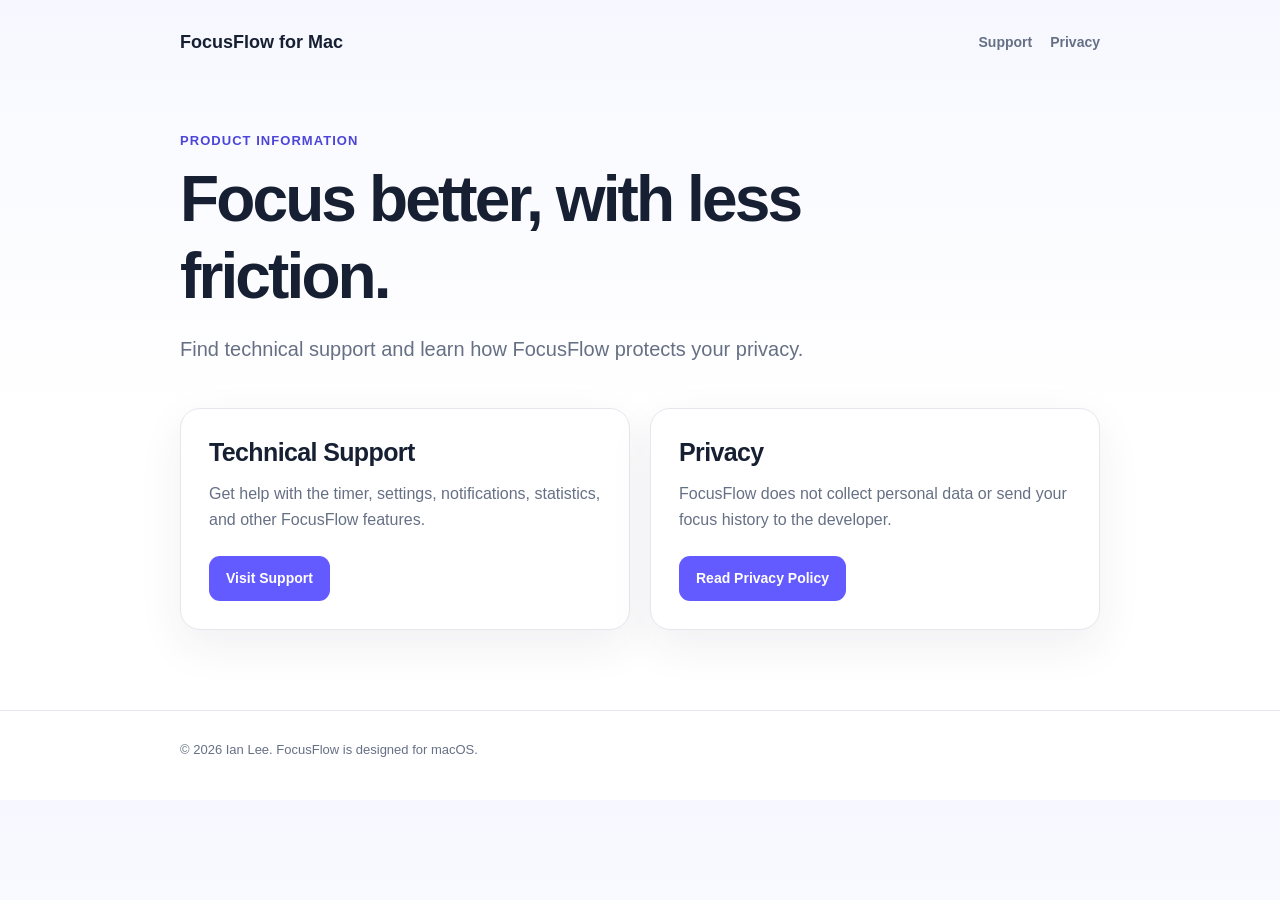
<file: index.html>
<!doctype html>
<html lang="en">
  <head>
    <meta charset="utf-8">
    <meta name="viewport" content="width=device-width, initial-scale=1">
    <meta name="description" content="Support and privacy information for FocusFlow for Mac.">
    <title>FocusFlow for Mac</title>
    <link rel="stylesheet" href="styles.css">
  </head>
  <body>
    <header>
      <div class="shell">
        <nav>
          <a class="brand" href="./">FocusFlow for Mac</a>
          <div class="nav-links">
            <a href="support/">Support</a>
            <a href="privacy/">Privacy</a>
          </div>
        </nav>
      </div>
    </header>
    <main class="shell">
      <section class="hero">
        <p class="eyebrow">Product Information</p>
        <h1>Focus better, with less friction.</h1>
        <p class="lede">Find technical support and learn how FocusFlow protects your privacy.</p>
      </section>
      <section class="card-grid">
        <article class="card">
          <h2>Technical Support</h2>
          <p>Get help with the timer, settings, notifications, statistics, and other FocusFlow features.</p>
          <a class="button" href="support/">Visit Support</a>
        </article>
        <article class="card">
          <h2>Privacy</h2>
          <p>FocusFlow does not collect personal data or send your focus history to the developer.</p>
          <a class="button" href="privacy/">Read Privacy Policy</a>
        </article>
      </section>
    </main>
    <footer>
      <div class="shell">© 2026 Ian Lee. FocusFlow is designed for macOS.</div>
    </footer>
  </body>
</html>
</file>
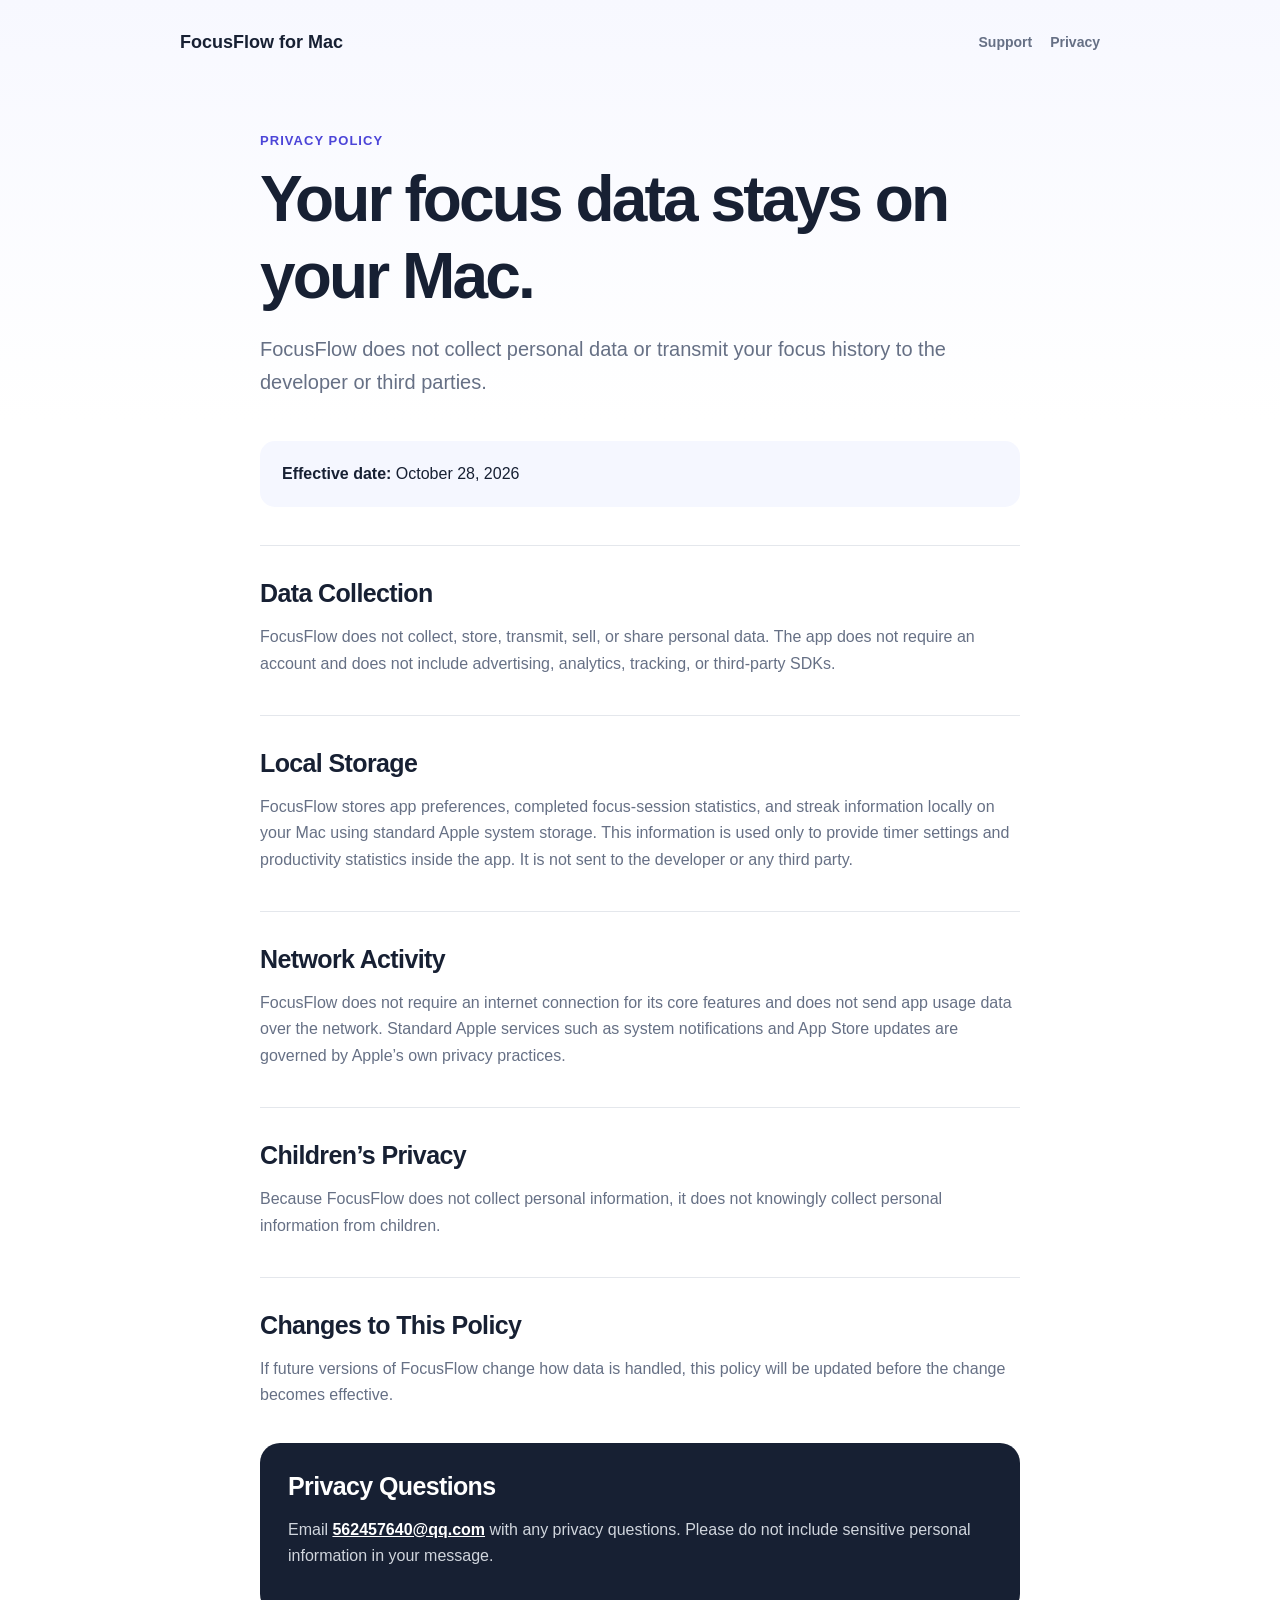
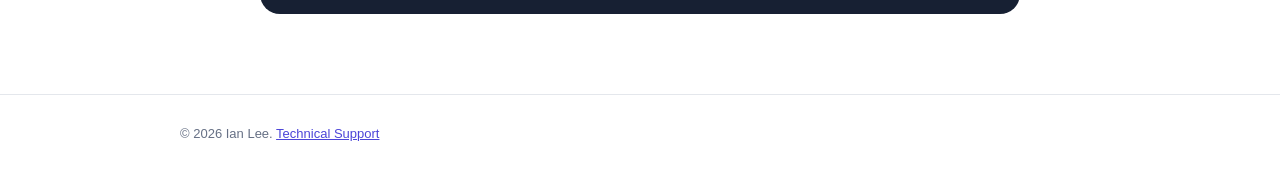
<file: privacy/index.html>
<!doctype html>
<html lang="en">
  <head>
    <meta charset="utf-8">
    <meta name="viewport" content="width=device-width, initial-scale=1">
    <meta name="description" content="Privacy policy for FocusFlow for Mac.">
    <title>FocusFlow Privacy Policy</title>
    <link rel="stylesheet" href="../styles.css">
  </head>
  <body>
    <header>
      <div class="shell">
        <nav>
          <a class="brand" href="../">FocusFlow for Mac</a>
          <div class="nav-links">
            <a href="../support/">Support</a>
            <a href="./">Privacy</a>
          </div>
        </nav>
      </div>
    </header>
    <main class="shell content">
      <section class="hero">
        <p class="eyebrow">Privacy Policy</p>
        <h1>Your focus data stays on your Mac.</h1>
        <p class="lede">FocusFlow does not collect personal data or transmit your focus history to the developer or third parties.</p>
      </section>

      <div class="notice"><strong>Effective date:</strong> October 28, 2026</div>

      <section class="section">
        <h2>Data Collection</h2>
        <p>FocusFlow does not collect, store, transmit, sell, or share personal data. The app does not require an account and does not include advertising, analytics, tracking, or third-party SDKs.</p>
      </section>

      <section class="section">
        <h2>Local Storage</h2>
        <p>FocusFlow stores app preferences, completed focus-session statistics, and streak information locally on your Mac using standard Apple system storage. This information is used only to provide timer settings and productivity statistics inside the app. It is not sent to the developer or any third party.</p>
      </section>

      <section class="section">
        <h2>Network Activity</h2>
        <p>FocusFlow does not require an internet connection for its core features and does not send app usage data over the network. Standard Apple services such as system notifications and App Store updates are governed by Apple’s own privacy practices.</p>
      </section>

      <section class="section">
        <h2>Children’s Privacy</h2>
        <p>Because FocusFlow does not collect personal information, it does not knowingly collect personal information from children.</p>
      </section>

      <section class="section">
        <h2>Changes to This Policy</h2>
        <p>If future versions of FocusFlow change how data is handled, this policy will be updated before the change becomes effective.</p>
      </section>

      <section class="contact">
        <h2>Privacy Questions</h2>
        <p>Email <a href="mailto:562457640@qq.com">562457640@qq.com</a> with any privacy questions. Please do not include sensitive personal information in your message.</p>
      </section>
    </main>
    <footer>
      <div class="shell">© 2026 Ian Lee. <a href="../support/">Technical Support</a></div>
    </footer>
  </body>
</html>
</file>
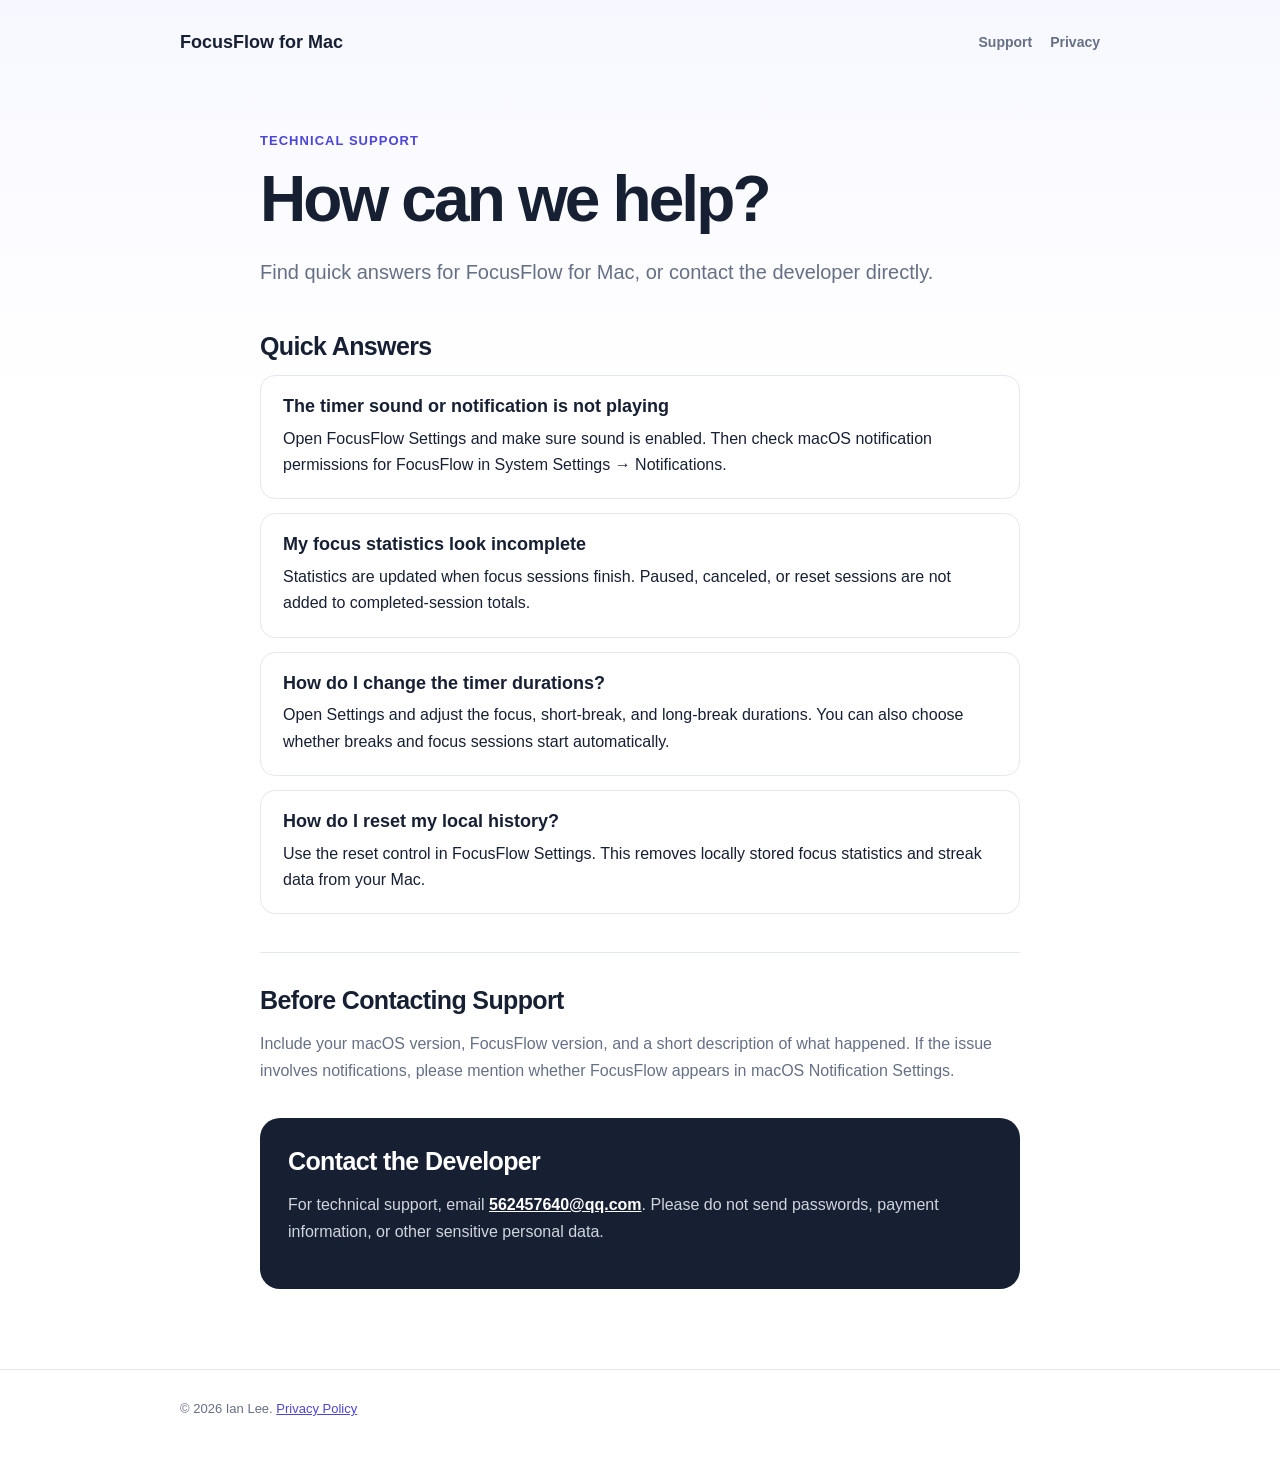
<file: support/index.html>
<!doctype html>
<html lang="en">
  <head>
    <meta charset="utf-8">
    <meta name="viewport" content="width=device-width, initial-scale=1">
    <meta name="description" content="Technical support for FocusFlow for Mac.">
    <title>FocusFlow Support</title>
    <link rel="stylesheet" href="../styles.css">
  </head>
  <body>
    <header>
      <div class="shell">
        <nav>
          <a class="brand" href="../">FocusFlow for Mac</a>
          <div class="nav-links">
            <a href="./">Support</a>
            <a href="../privacy/">Privacy</a>
          </div>
        </nav>
      </div>
    </header>
    <main class="shell content">
      <section class="hero">
        <p class="eyebrow">Technical Support</p>
        <h1>How can we help?</h1>
        <p class="lede">Find quick answers for FocusFlow for Mac, or contact the developer directly.</p>
      </section>

      <section>
        <h2>Quick Answers</h2>
        <div class="faq">
          <article>
            <h3>The timer sound or notification is not playing</h3>
            <p>Open FocusFlow Settings and make sure sound is enabled. Then check macOS notification permissions for FocusFlow in System Settings → Notifications.</p>
          </article>
          <article>
            <h3>My focus statistics look incomplete</h3>
            <p>Statistics are updated when focus sessions finish. Paused, canceled, or reset sessions are not added to completed-session totals.</p>
          </article>
          <article>
            <h3>How do I change the timer durations?</h3>
            <p>Open Settings and adjust the focus, short-break, and long-break durations. You can also choose whether breaks and focus sessions start automatically.</p>
          </article>
          <article>
            <h3>How do I reset my local history?</h3>
            <p>Use the reset control in FocusFlow Settings. This removes locally stored focus statistics and streak data from your Mac.</p>
          </article>
        </div>
      </section>

      <section class="section">
        <h2>Before Contacting Support</h2>
        <p>Include your macOS version, FocusFlow version, and a short description of what happened. If the issue involves notifications, please mention whether FocusFlow appears in macOS Notification Settings.</p>
      </section>

      <section class="contact">
        <h2>Contact the Developer</h2>
        <p>For technical support, email <a href="mailto:562457640@qq.com">562457640@qq.com</a>. Please do not send passwords, payment information, or other sensitive personal data.</p>
      </section>
    </main>
    <footer>
      <div class="shell">© 2026 Ian Lee. <a href="../privacy/">Privacy Policy</a></div>
    </footer>
  </body>
</html>
</file>
<file: styles.css>
:root {
  color-scheme: light;
  --ink: #172033;
  --muted: #667085;
  --surface: #ffffff;
  --surface-soft: #f5f7ff;
  --line: #e4e7ec;
  --accent: #635bff;
  --accent-dark: #4c45d8;
}

* {
  box-sizing: border-box;
}

body {
  margin: 0;
  background: linear-gradient(180deg, #f7f8ff 0%, #ffffff 420px);
  color: var(--ink);
  font-family: -apple-system, BlinkMacSystemFont, "Segoe UI", sans-serif;
  line-height: 1.65;
}

a {
  color: var(--accent-dark);
}

.shell {
  width: min(920px, calc(100% - 40px));
  margin: 0 auto;
}

header {
  padding: 28px 0 18px;
}

nav {
  display: flex;
  align-items: center;
  justify-content: space-between;
  gap: 20px;
}

.brand {
  color: var(--ink);
  font-size: 18px;
  font-weight: 750;
  text-decoration: none;
}

.nav-links {
  display: flex;
  gap: 18px;
}

.nav-links a {
  color: var(--muted);
  font-size: 14px;
  font-weight: 650;
  text-decoration: none;
}

.nav-links a:hover {
  color: var(--accent-dark);
}

main {
  padding: 54px 0 80px;
}

.hero {
  max-width: 720px;
  margin-bottom: 42px;
}

.eyebrow {
  margin: 0 0 10px;
  color: var(--accent-dark);
  font-size: 13px;
  font-weight: 750;
  letter-spacing: 0.08em;
  text-transform: uppercase;
}

h1,
h2,
h3 {
  line-height: 1.2;
}

h1 {
  margin: 0 0 18px;
  font-size: clamp(38px, 7vw, 64px);
  letter-spacing: -0.045em;
}

h2 {
  margin: 0 0 14px;
  font-size: 25px;
  letter-spacing: -0.025em;
}

h3 {
  margin: 0 0 8px;
  font-size: 18px;
}

.lede {
  margin: 0;
  color: var(--muted);
  font-size: 20px;
}

.card-grid {
  display: grid;
  grid-template-columns: repeat(2, minmax(0, 1fr));
  gap: 20px;
}

.card {
  padding: 28px;
  border: 1px solid var(--line);
  border-radius: 20px;
  background: var(--surface);
  box-shadow: 0 16px 45px rgba(37, 45, 74, 0.07);
}

.card p {
  margin: 0;
  color: var(--muted);
}

.button {
  display: inline-flex;
  margin-top: 22px;
  padding: 11px 17px;
  border-radius: 11px;
  background: var(--accent);
  color: #ffffff;
  font-size: 14px;
  font-weight: 750;
  text-decoration: none;
}

.button:hover {
  background: var(--accent-dark);
}

.content {
  max-width: 760px;
}

.section {
  margin-top: 38px;
  padding-top: 32px;
  border-top: 1px solid var(--line);
}

.section p {
  color: var(--muted);
}

.faq {
  display: grid;
  gap: 14px;
}

.faq article {
  padding: 20px 22px;
  border: 1px solid var(--line);
  border-radius: 15px;
  background: var(--surface);
}

.faq p {
  margin: 0;
}

.notice {
  margin-top: 28px;
  padding: 20px 22px;
  border-radius: 15px;
  background: var(--surface-soft);
  color: var(--ink);
}

.contact {
  margin-top: 34px;
  padding: 28px;
  border-radius: 20px;
  background: var(--ink);
  color: #ffffff;
}

.contact p {
  color: #d0d5dd;
}

.contact a {
  color: #ffffff;
  font-weight: 750;
}

footer {
  padding: 28px 0 40px;
  border-top: 1px solid var(--line);
  color: var(--muted);
  font-size: 13px;
}

@media (max-width: 680px) {
  nav {
    align-items: flex-start;
    flex-direction: column;
  }

  .card-grid {
    grid-template-columns: 1fr;
  }

  main {
    padding-top: 36px;
  }
}
</file>
